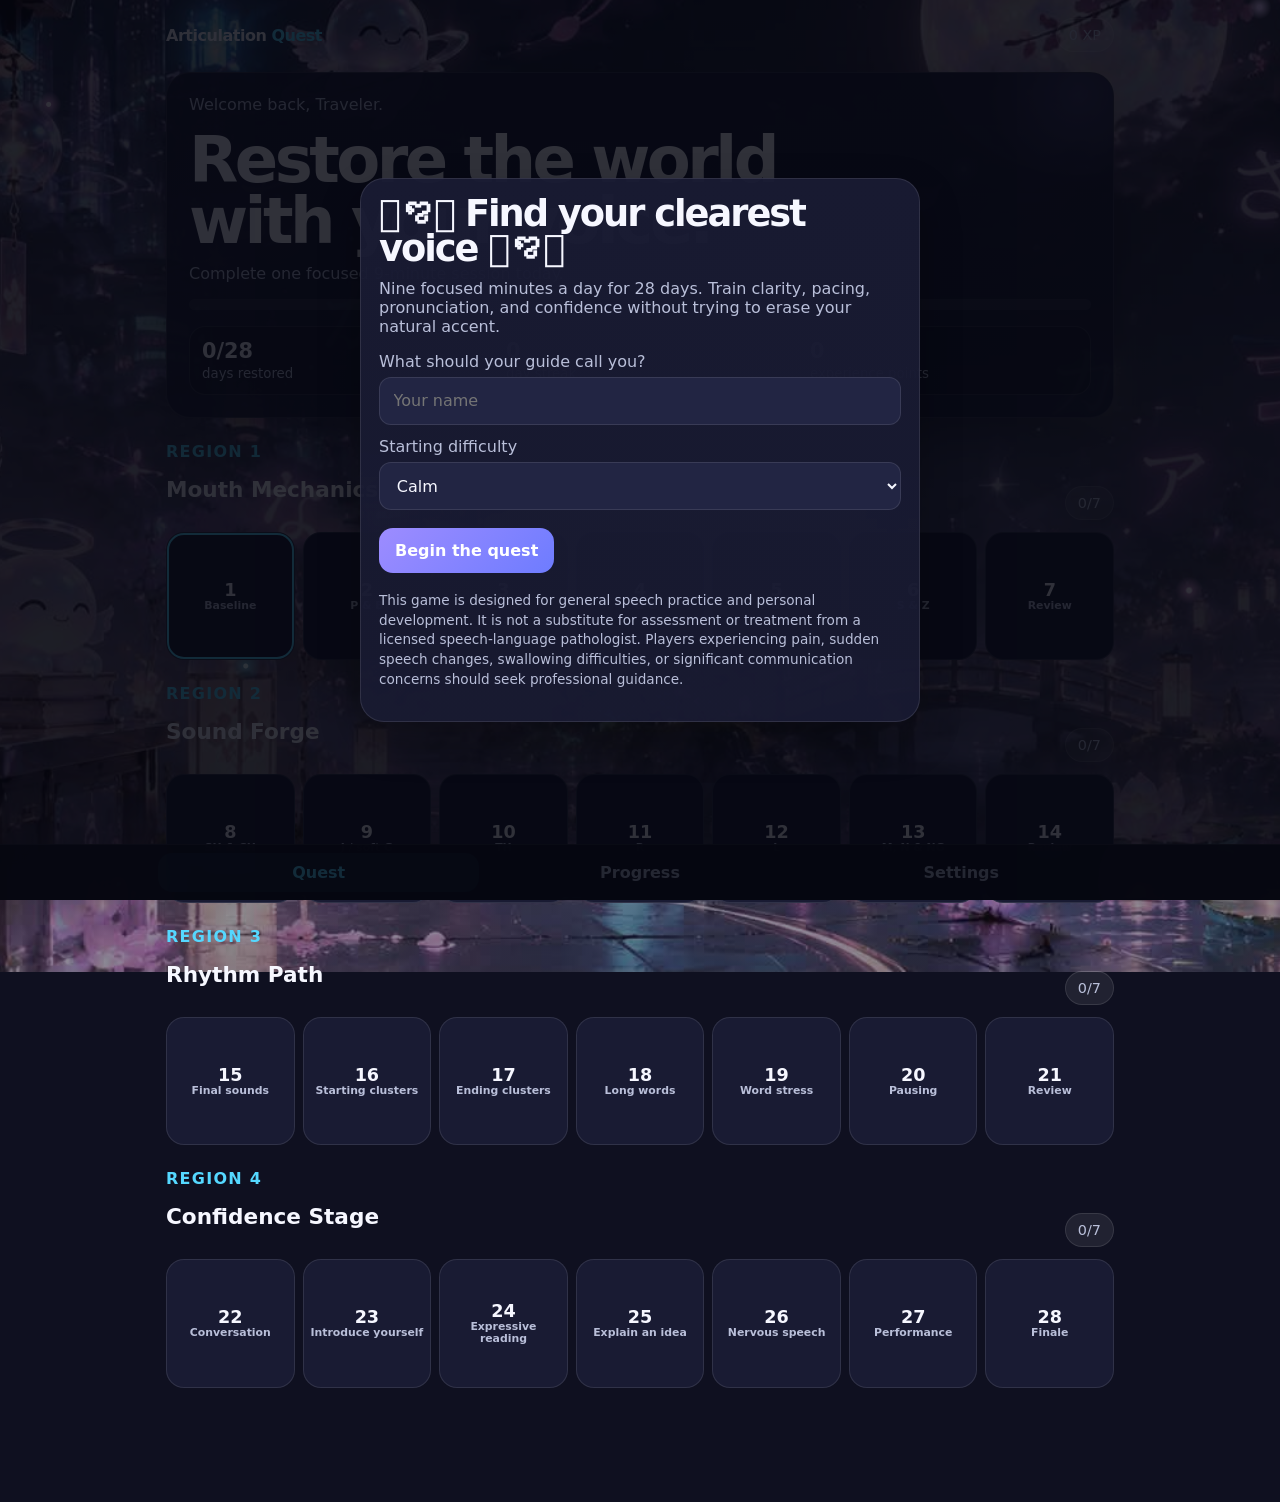
<file: public/index.html>
<!DOCTYPE html>
<html lang="en">
<head>
  <meta charset="UTF-8" />
  <meta name="viewport" content="width=device-width, initial-scale=1, viewport-fit=cover" />
  <meta name="theme-color" content="#15162b" />
  <title>Articulation Quest: 9 Minutes a Day</title>
  <link rel="stylesheet" href="style.css?v=nacrevoid-2" />
</head>
<body>
<div class="app">
  <header>
    <div class="brand">Articulation <span>Quest</span></div>
    <div class="pill" id="headerXP">0 XP</div>
  </header>
  <main id="view"></main>
</div>

<nav>
  <div class="inner">
    <button data-view="home" class="active">Quest</button>
    <button data-view="progress">Progress</button>
    <button data-view="settings">Settings</button>
  </div>
</nav>

<div class="modal" id="onboarding">
  <div class="card">
    <h1 style="font-size:2.3rem">𓆩ꨄ︎𓆪 Find your clearest voice 𓆩ꨄ︎𓆪</h1>
    <p class="muted">Nine focused minutes a day for 28 days. Train clarity, pacing, pronunciation, and confidence without trying to erase your natural accent.</p>
    <label for="playerName">What should your guide call you?</label>
    <input id="playerName" placeholder="Your name" style="width:100%;padding:.85rem;border-radius:12px;border:1px solid var(--border);background:var(--panel2);color:var(--text)">
    <label for="difficulty">Starting difficulty</label>
    <select id="difficulty">
      <option>Calm</option><option>Confident</option><option>Performer</option>
    </select>
    <div class="row" style="margin-top:18px">
      <button class="primary" id="startQuest">Begin the quest</button>
    </div>
    <p class="notice" style="margin-top:18px">This game is designed for general speech practice and personal development. It is not a substitute for assessment or treatment from a licensed speech-language pathologist. Players experiencing pain, sudden speech changes, swallowing difficulties, or significant communication concerns should seek professional guidance.</p>
  </div>
</div>

<script src="game.js"></script>
</body>
</html>
</file>
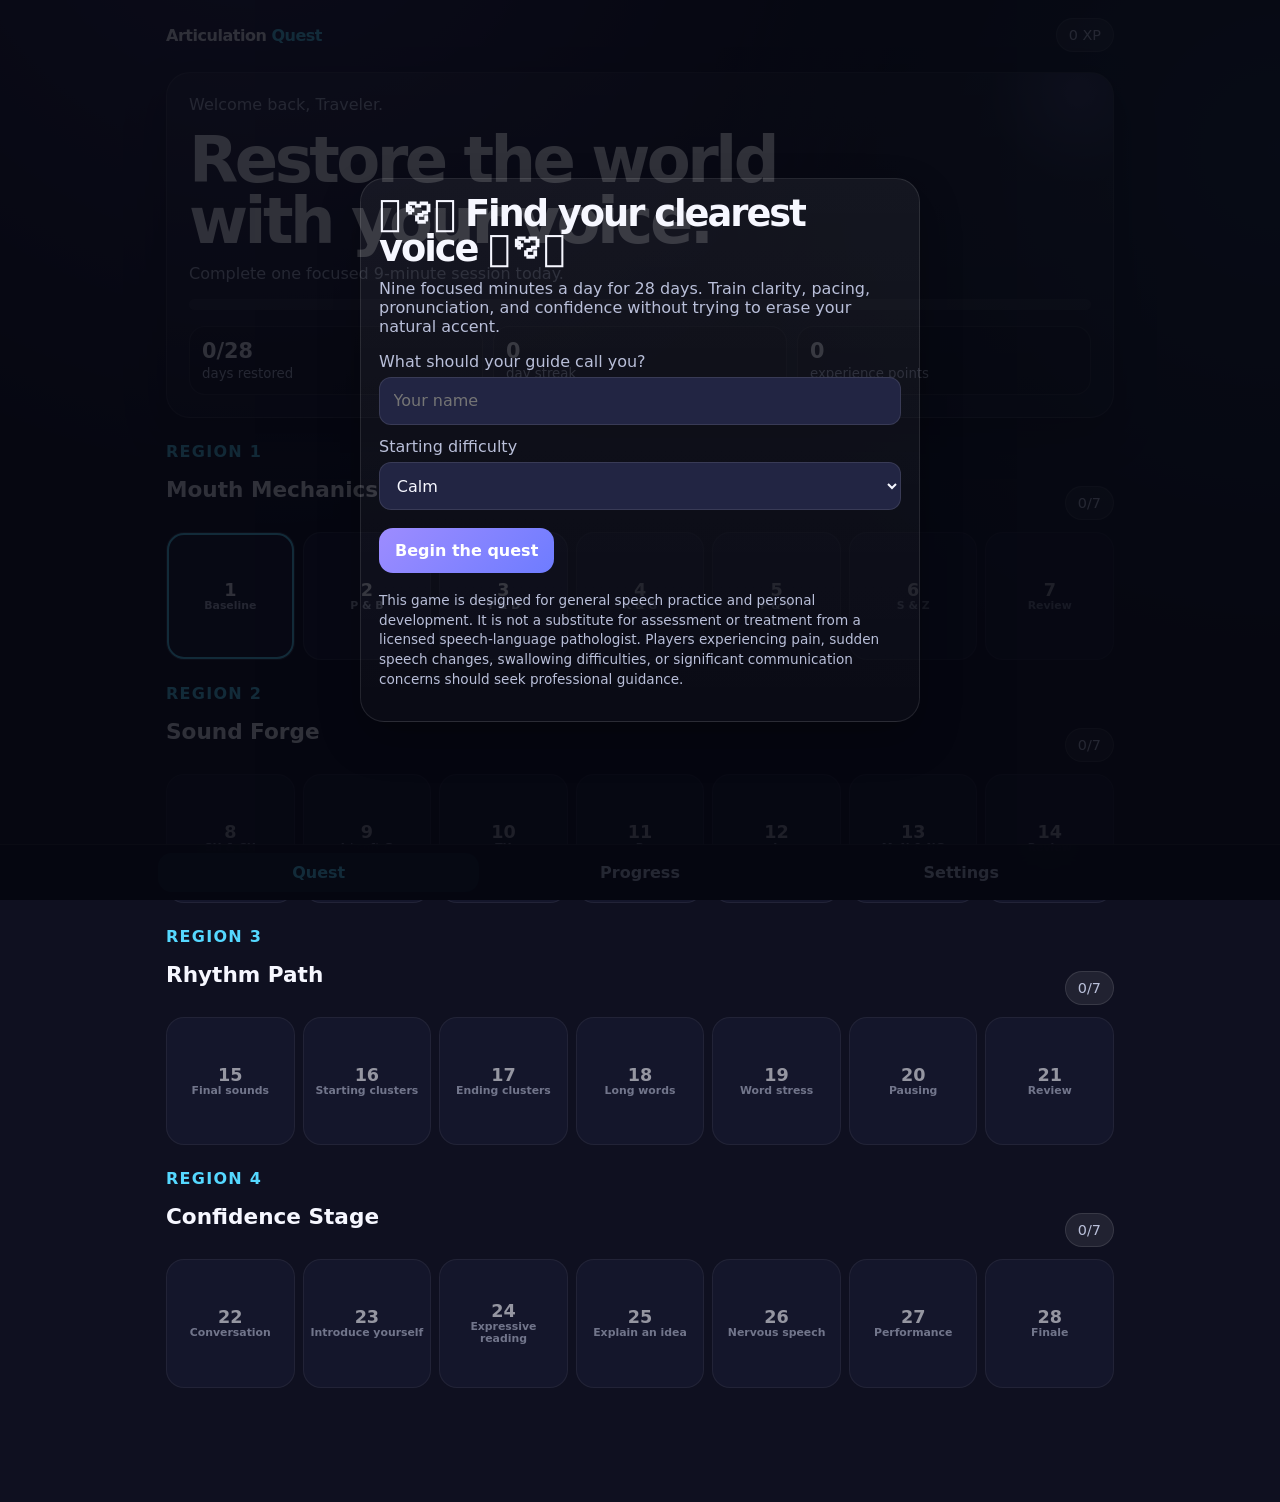
<file: index (1).html>
<!DOCTYPE html>
<html lang="en">
<head>
  <meta charset="UTF-8" />
  <meta name="viewport" content="width=device-width, initial-scale=1, viewport-fit=cover" />
  <meta name="theme-color" content="#15162b" />
  <title>Articulation Quest: 9 Minutes a Day</title>
  <style>
    :root{
      --bg:#0f1020; --panel:#191b33; --panel2:#222543; --text:#f6f7ff;
      --muted:#b9bfd9; --accent:#9d8cff; --accent2:#55d8ff; --good:#70e1aa;
      --warn:#ffd06b; --danger:#ff8ba7; --border:rgba(255,255,255,.1);
      --shadow:0 18px 40px rgba(0,0,0,.28); --font:16px;
    }
    *{box-sizing:border-box}
    body{margin:0;background:
      radial-gradient(circle at 20% -10%,rgba(157,140,255,.22),transparent 35%),
      radial-gradient(circle at 100% 10%,rgba(85,216,255,.12),transparent 30%),var(--bg);
      color:var(--text);font-family:Inter,ui-sans-serif,system-ui,-apple-system,Segoe UI,sans-serif;
      font-size:var(--font);min-height:100vh}
    button,input,select{font:inherit}
    button{border:0;border-radius:14px;padding:.8rem 1rem;font-weight:700;cursor:pointer}
    button:focus-visible,input:focus-visible,select:focus-visible{outline:3px solid var(--accent2);outline-offset:2px}
    .app{max-width:980px;margin:0 auto;padding:env(safe-area-inset-top) 16px calc(90px + env(safe-area-inset-bottom))}
    header{display:flex;align-items:center;justify-content:space-between;padding:18px 0 10px;gap:12px}
    .brand{font-weight:900;letter-spacing:-.03em}.brand span{color:var(--accent2)}
    .pill{background:rgba(255,255,255,.08);border:1px solid var(--border);border-radius:999px;padding:.5rem .75rem;color:var(--muted);font-size:.9rem}
    .hero,.card{background:linear-gradient(180deg,rgba(255,255,255,.055),rgba(255,255,255,.025));border:1px solid var(--border);border-radius:24px;box-shadow:var(--shadow)}
    .hero{padding:22px;margin:10px 0 18px;overflow:hidden;position:relative}
    .hero:after{content:"";position:absolute;width:190px;height:190px;border-radius:50%;right:-60px;top:-75px;background:radial-gradient(circle,var(--accent),transparent 67%);opacity:.2}
    h1,h2,h3,p{margin-top:0} h1{font-size:clamp(2rem,7vw,4rem);line-height:.95;letter-spacing:-.055em;margin-bottom:12px}
    h2{font-size:1.35rem} h3{font-size:1rem;color:var(--accent2);text-transform:uppercase;letter-spacing:.08em}
    .muted{color:var(--muted)} .row{display:flex;gap:10px;flex-wrap:wrap;align-items:center}
    .primary{background:linear-gradient(135deg,var(--accent),#6e7cff);color:white}
    .secondary{background:rgba(255,255,255,.08);color:var(--text);border:1px solid var(--border)}
    .danger{background:rgba(255,139,167,.15);color:#ffd8e2;border:1px solid rgba(255,139,167,.3)}
    .progress{height:11px;background:rgba(255,255,255,.08);border-radius:99px;overflow:hidden}
    .progress > div{height:100%;background:linear-gradient(90deg,var(--accent),var(--accent2));width:0}
    .stats{display:grid;grid-template-columns:repeat(3,1fr);gap:10px;margin-top:16px}
    .stat{background:rgba(0,0,0,.14);border:1px solid var(--border);border-radius:16px;padding:12px}
    .stat b{display:block;font-size:1.3rem}.stat small{color:var(--muted)}
    .region{margin:24px 0}.region-title{display:flex;justify-content:space-between;align-items:end;margin-bottom:12px}
    .day-grid{display:grid;grid-template-columns:repeat(7,1fr);gap:8px}
    .day{aspect-ratio:1;border-radius:18px;background:var(--panel);color:var(--text);border:1px solid var(--border);padding:5px;display:flex;flex-direction:column;justify-content:center;align-items:center;position:relative}
    .day small{color:var(--muted);font-size:.68rem;text-align:center;line-height:1.1}.day.locked{opacity:.58}.day.done{background:linear-gradient(145deg,rgba(112,225,170,.25),rgba(85,216,255,.13));border-color:rgba(112,225,170,.45)}
    .day.current{box-shadow:0 0 0 2px var(--accent2) inset}.day b{font-size:1.1rem}
    .card{padding:18px;margin:14px 0}.section-list{display:grid;gap:10px}
    .section-item{background:rgba(0,0,0,.15);border:1px solid var(--border);border-radius:17px;padding:14px;display:flex;justify-content:space-between;gap:10px;align-items:center}
    .section-item strong{display:block}.section-item small{color:var(--muted)}
    .timer{font-size:clamp(3rem,18vw,6rem);font-weight:900;text-align:center;letter-spacing:-.06em;margin:24px 0}
    .exercise-box{background:rgba(0,0,0,.18);border:1px solid var(--border);border-radius:20px;padding:18px;margin:14px 0}
    .words{display:flex;flex-wrap:wrap;gap:8px}.word{padding:.55rem .7rem;border-radius:12px;background:rgba(157,140,255,.13);border:1px solid rgba(157,140,255,.22)}
    .target{color:var(--warn);font-weight:900}.beatline{display:flex;gap:10px;justify-content:center;margin:24px 0}
    .beat{width:18px;height:18px;border-radius:50%;background:rgba(255,255,255,.18)}.beat.active{background:var(--accent2);box-shadow:0 0 22px var(--accent2)}
    .rating{display:grid;grid-template-columns:repeat(5,1fr);gap:8px}.rating button{background:rgba(255,255,255,.08);color:var(--text);padding:.7rem .2rem}.rating button.selected{background:var(--accent);color:#fff}
    .recorder{display:grid;gap:10px}.record-status{color:var(--muted);min-height:1.4em}
    audio{width:100%}.notice{font-size:.85rem;color:var(--muted);line-height:1.45}
    .modal{position:fixed;inset:0;background:rgba(4,5,14,.82);display:none;align-items:center;justify-content:center;padding:18px;z-index:50}
    .modal.open{display:flex}.modal .card{max-width:560px;max-height:90vh;overflow:auto}
    nav{position:fixed;bottom:0;left:0;right:0;background:rgba(13,14,29,.92);backdrop-filter:blur(16px);border-top:1px solid var(--border);z-index:20;padding-bottom:env(safe-area-inset-bottom)}
    nav .inner{max-width:980px;margin:auto;display:grid;grid-template-columns:repeat(3,1fr);padding:8px}
    nav button{background:transparent;color:var(--muted);padding:10px}nav button.active{color:var(--accent2);background:rgba(85,216,255,.08)}
    label{display:block;margin:12px 0 6px;color:var(--muted)} input[type=range],select{width:100%}
    select{background:var(--panel2);color:var(--text);border:1px solid var(--border);padding:.8rem;border-radius:12px}
    .hidden{display:none!important}
    @media(max-width:620px){.day-grid{grid-template-columns:repeat(4,1fr)}.stats{grid-template-columns:1fr 1fr}.stats .stat:last-child{grid-column:1/-1}}
  </style>
</head>
<body>
<div class="app">
  <header>
    <div class="brand">Articulation <span>Quest</span></div>
    <div class="pill" id="headerXP">0 XP</div>
  </header>
  <main id="view"></main>
</div>

<nav>
  <div class="inner">
    <button data-view="home" class="active">Quest</button>
    <button data-view="progress">Progress</button>
    <button data-view="settings">Settings</button>
  </div>
</nav>

<div class="modal" id="onboarding">
  <div class="card">
    <h1 style="font-size:2.3rem">𓆩ꨄ︎𓆪 Find your clearest voice 𓆩ꨄ︎𓆪</h1>
    <p class="muted">Nine focused minutes a day for 28 days. Train clarity, pacing, pronunciation, and confidence without trying to erase your natural accent.</p>
    <label for="playerName">What should your guide call you?</label>
    <input id="playerName" placeholder="Your name" style="width:100%;padding:.85rem;border-radius:12px;border:1px solid var(--border);background:var(--panel2);color:var(--text)">
    <label for="difficulty">Starting difficulty</label>
    <select id="difficulty">
      <option>Calm</option><option>Confident</option><option>Performer</option>
    </select>
    <div class="row" style="margin-top:18px">
      <button class="primary" id="startQuest">Begin the quest</button>
    </div>
    <p class="notice" style="margin-top:18px">This game is designed for general speech practice and personal development. It is not a substitute for assessment or treatment from a licensed speech-language pathologist. Players experiencing pain, sudden speech changes, swallowing difficulties, or significant communication concerns should seek professional guidance.</p>
  </div>
</div>

<script>
const dayContent = {
1:{
 title:"Baseline & Relaxed Articulation", region:"Mouth Mechanics Workshop", target:"Awareness, breath, relaxed movement",
 warmup:["Drop your shoulders and breathe out slowly.","Open and close the jaw without forcing it.","Smile, pucker, then relax the lips.","Trace slow circles with the tongue behind closed lips."],
 syllables:["mah","mee","moh","nah","nee","noh","lah","lee"],
 words:["morning","balance","clearly","steady","comfortable","energy","listen","message","practice","voice"],
 sentences:[
  "My voice can be clear without feeling forced.",
  "I pause, breathe, and finish each word.",
  "Steady speech is easier to understand.",
  "I let my jaw and lips move freely.",
  "Today I notice how my voice feels."
 ],
 rhythm:"I breathe / I pause / I speak clearly.",
 passages:{
  Calm:"Today I am listening to my natural voice. I do not need to rush. I can breathe, pause, and allow each word to arrive clearly.",
  Confident:"My voice deserves space. I speak at a steady pace, finish my words, and let every sentence land with intention.",
  Performer:"Welcome to the first stage of the quest. The world responds as I breathe deeply, speak deliberately, and bring each phrase to life."
 },
 tongue:"Unique New York, unique New York.",
 reflection:"What changed when you slowed down by ten percent?",
 feedback:"Notice which words feel easiest. Your baseline is a starting point, not a score."
},
2:{
 title:"P & B: Lip Precision", region:"Mouth Mechanics Workshop", target:"P and B",
 warmup:["Press the lips together gently, then release.","Alternate a silent P and B shape.","Do three relaxed lip trills.","Say “puh-buh” slowly without tightening the jaw."],
 syllables:["pah","pee","poh","bah","bee","boh","pay","bay"],
 words:["paper","bright","people","balance","purpose","better","open","habit","prepare","possible"],
 sentences:[
  "Please bring the blue paper.",
  "People improve through patient practice.",
  "Breathe before beginning the paragraph.",
  "A balanced pace makes speech more powerful.",
  "Prepare each P and B with both lips."
 ],
 rhythm:"Prepare / breathe / begin.",
 passages:{
  Calm:"Before I begin, I breathe. My lips meet gently for each P and B, then release without extra pressure.",
  Confident:"People pay attention when a speaker begins with purpose. I breathe, prepare, and place each word clearly.",
  Performer:"Beyond the bright portal, a patient builder prepared a bridge. Piece by piece, the path became possible."
 },
 tongue:"Peter packed a bright blue backpack.",
 reflection:"Were your P sounds crisp without becoming explosive?",
 feedback:"Let both lips meet fully, then release. Avoid squeezing the jaw."
},
3:{
 title:"T & D: Tongue-Tip Control", region:"Mouth Mechanics Workshop", target:"T and D",
 warmup:["Touch the tongue tip behind the upper front teeth.","Alternate light T and D taps.","Say “tee-dee” at a slow, even pace.","Relax the jaw while the tongue does the work."],
 syllables:["tah","tee","toh","dah","dee","doh","tie","die"],
 words:["today","detail","steady","direct","attention","decide","total","different","timing","understand"],
 sentences:[
  "Today I take time to speak distinctly.",
  "Details are easier to understand at a steady pace.",
  "Do not rush the final sound.",
  "Timing and tone direct attention.",
  "I decide where each sentence ends."
 ],
 rhythm:"Take time / define details / end clearly.",
 passages:{
  Calm:"Today I direct my attention to the tip of my tongue. Each T and D is light, clear, and steady.",
  Confident:"I take time to define the details. My timing is deliberate, and every ending is easy to hear.",
  Performer:"At dawn, the traveler detected a hidden door. With steady timing and determined focus, they entered the distant tower."
 },
 tongue:"Tiny details determine the total design.",
 reflection:"Did the tongue stay active while the jaw stayed relaxed?",
 feedback:"Use a light tongue tap. Stronger pressure does not always create clearer speech."
}
};

const topics = [
"Baseline","P & B","T & D","K & G","F & V","S & Z","Review",
"SH & CH","J / soft G","TH","R","L","M, N & NG","Review",
"Final sounds","Starting clusters","Ending clusters","Long words","Word stress","Pausing","Review",
"Conversation","Introduce yourself","Expressive reading","Explain an idea","Nervous speech","Performance","Finale"
];
const regions = ["Mouth Mechanics Workshop","Sound Forge","Rhythm Path","Confidence Stage"];

let state = JSON.parse(localStorage.getItem("aqState")||"null") || {
  onboarded:false,name:"Traveler",difficulty:"Calm",xp:0,streak:0,completed:[],ratings:{},recordings:{},
  settings:{font:16,volume:1,reducedMotion:false,contrast:"standard"},lastPlayed:null
};
let currentView="home", session=null, timerId=null, beatId=null, mediaRecorder=null, chunks=[], currentAudioURL=null;

function save(){localStorage.setItem("aqState",JSON.stringify(state));updateHeader()}
function updateHeader(){document.getElementById("headerXP").textContent=`${state.xp} XP`}
function setView(v){currentView=v;document.querySelectorAll("nav button").forEach(b=>b.classList.toggle("active",b.dataset.view===v));render()}
document.querySelectorAll("nav button").forEach(b=>b.onclick=()=>setView(b.dataset.view));

function render(){
 applySettings();
 const root=document.getElementById("view");
 if(currentView==="home") root.innerHTML=homeHTML();
 if(currentView==="progress") root.innerHTML=progressHTML();
 if(currentView==="settings") root.innerHTML=settingsHTML();
 bind();
}
function homeHTML(){
 const pct=Math.round(state.completed.length/28*100);
 return `
 <section class="hero">
  <p class="muted">Welcome back, ${escapeHTML(state.name)}.</p>
  <h1>Restore the world<br>with your voice.</h1>
  <p class="muted">Complete one focused 9-minute session today.</p>
  <div class="progress"><div style="width:${pct}%"></div></div>
  <div class="stats">
   <div class="stat"><b>${state.completed.length}/28</b><small>days restored</small></div>
   <div class="stat"><b>${state.streak}</b><small>day streak</small></div>
   <div class="stat"><b>${state.xp}</b><small>experience points</small></div>
  </div>
 </section>
 ${regions.map((r,ri)=>{
  const start=ri*7;
  return `<section class="region">
   <div class="region-title"><div><h3>Region ${ri+1}</h3><h2>${r}</h2></div><span class="pill">${state.completed.filter(d=>d>start&&d<=start+7).length}/7</span></div>
   <div class="day-grid">${topics.slice(start,start+7).map((t,i)=>{
    const day=start+i+1, ready=day<=3, done=state.completed.includes(day), current=day===Math.min(28,state.completed.length+1);
    return `<button class="day ${!ready?'locked':''} ${done?'done':''} ${current?'current':''}" data-day="${day}">
      <b>${day}</b><small>${t}</small>
    </button>`
   }).join("")}</div>
  </section>`
 }).join("")}`;
}
function progressHTML(){
 return `<section class="hero"><h1>Your voice archive.</h1><p class="muted">Recordings remain on this device for the current session only in this prototype. Ratings and progress are stored locally.</p></section>
 <section class="card"><h2>Milestones</h2>
 ${[1,7,14,21,28].map(d=>`<div class="section-item"><div><strong>Day ${d} recording</strong><small>${state.completed.includes(d)?"Completed":"Not yet completed"}</small></div><span>${state.completed.includes(d)?"✦":"○"}</span></div>`).join("")}
 </section>
 <section class="card"><h2>Self-ratings</h2>
 ${Object.keys(state.ratings).length?Object.entries(state.ratings).map(([d,r])=>`<div class="section-item"><div><strong>Day ${d}</strong><small>Clarity ${r.clarity}/5 · Comfort ${r.comfort}/5 · Confidence ${r.confidence}/5</small></div></div>`).join(""):"<p class='muted'>Complete a session to begin your archive.</p>"}
 </section>`;
}
function settingsHTML(){
 return `<section class="hero"><h1>Settings</h1><p class="muted">Adjust the training experience to fit you.</p></section>
 <section class="card">
  <label>Difficulty</label><select id="settingDifficulty"><option ${state.difficulty==="Calm"?"selected":""}>Calm</option><option ${state.difficulty==="Confident"?"selected":""}>Confident</option><option ${state.difficulty==="Performer"?"selected":""}>Performer</option></select>
  <label>Text size: <span id="fontVal">${state.settings.font}px</span></label><input id="fontRange" type="range" min="14" max="22" value="${state.settings.font}">
  <label>Example audio volume</label><input id="volumeRange" type="range" min="0" max="1" step=".1" value="${state.settings.volume}">
  <label><input id="reducedMotion" type="checkbox" ${state.settings.reducedMotion?"checked":""}> Reduce animation</label>
  <label>Contrast</label><select id="contrast"><option value="standard" ${state.settings.contrast==="standard"?"selected":""}>Standard</option><option value="high" ${state.settings.contrast==="high"?"selected":""}>High contrast</option></select>
  <div class="row" style="margin-top:18px"><button class="danger" id="resetBtn">Reset all progress</button></div>
 </section>`;
}
function bind(){
 document.querySelectorAll("[data-day]").forEach(btn=>btn.onclick=()=>{
  const d=+btn.dataset.day;
  if(d>3){alert("This day is mapped and ready for future content. Days 1–3 are fully playable in this prototype.");return}
  openDay(d);
 });
 const diff=document.getElementById("settingDifficulty"); if(diff) diff.onchange=e=>{state.difficulty=e.target.value;save()};
 const fr=document.getElementById("fontRange"); if(fr) fr.oninput=e=>{state.settings.font=+e.target.value;document.getElementById("fontVal").textContent=e.target.value+"px";save();render()};
 const vr=document.getElementById("volumeRange"); if(vr) vr.oninput=e=>{state.settings.volume=+e.target.value;save()};
 const rm=document.getElementById("reducedMotion"); if(rm) rm.onchange=e=>{state.settings.reducedMotion=e.target.checked;save();applySettings()};
 const ct=document.getElementById("contrast"); if(ct) ct.onchange=e=>{state.settings.contrast=e.target.value;save();applySettings()};
 const rb=document.getElementById("resetBtn"); if(rb) rb.onclick=()=>{if(confirm("Reset all Articulation Quest progress?")){localStorage.removeItem("aqState");location.reload()}};
}
function openDay(day){
 session={day,step:0,ratings:{clarity:3,comfort:3,difficulty:3,confidence:3}};
 renderSession();
}
const steps=[
 ["Wake-Up",60],["Sound Training",120],["Precision Challenge",120],
 ["Rhythm & Pacing",120],["Final Performance",60],["Reflection & Reward",60]
];
function renderSession(){
 const c=dayContent[session.day], [name,seconds]=steps[session.step];
 currentView="session"; document.querySelectorAll("nav button").forEach(b=>b.classList.remove("active"));
 document.getElementById("view").innerHTML=`
  <section class="hero"><p class="muted">Day ${session.day} · ${c.region}</p><h1 style="font-size:clamp(2rem,9vw,4rem)">${c.title}</h1><div class="progress"><div style="width:${session.step/6*100}%"></div></div></section>
  <section class="card"><h3>Stage ${session.step+1} of 6</h3><h2>${name}</h2>${stepContent(c)}
   <div class="row" style="margin-top:18px">
    <button class="secondary" id="exitSession">Exit</button>
    ${session.step<5?`<button class="primary" id="startTimer">Start ${Math.ceil(seconds/60)}-minute stage</button>`:`<button class="primary" id="completeDay">Complete Day</button>`}
   </div>
  </section>`;
 document.getElementById("exitSession").onclick=()=>{stopAll();currentView="home";render()};
 const st=document.getElementById("startTimer");if(st) st.onclick=()=>startTimer(seconds);
 const cd=document.getElementById("completeDay");if(cd) cd.onclick=completeDay;
 bindRecorder();bindRatings();bindSpeak();bindBeat();
}
function stepContent(c){
 switch(session.step){
  case 0:return `<p class="muted">Move gently. Stop if anything hurts.</p><div class="exercise-box">${c.warmup.map((x,i)=>`<p><b>${i+1}.</b> ${x}</p>`).join("")}</div><div class="timer" id="timer">1:00</div>`;
  case 1:return `<p>Target: <span class="target">${c.target}</span></p><h3>Syllables</h3><div class="words">${c.syllables.map(w=>`<span class="word">${w}</span>`).join("")}</div><h3 style="margin-top:18px">Practice words</h3><div class="words">${c.words.map(w=>`<span class="word">${w}</span>`).join("")}</div><button class="secondary speakBtn" data-speak="${c.words.join(", ")}" style="margin-top:15px">Hear an example</button><div class="timer" id="timer">2:00</div>`;
  case 2:return `<p class="muted">Read slowly once. Repeat with a natural pace.</p><div class="exercise-box">${c.sentences.map(s=>`<p>${highlight(s,c.target)}</p>`).join("")}</div><button class="secondary speakBtn" data-speak="${c.sentences.join(" ")}">Replay example</button><div class="recorder" style="margin-top:16px"><button id="recordBtn" class="primary">Start recording</button><div class="record-status" id="recordStatus"></div><audio id="playback" controls class="hidden"></audio></div><div class="timer" id="timer">2:00</div>`;
  case 3:return `<p>Speak with the pulse:</p><div class="exercise-box"><h2 style="text-align:center">${c.rhythm}</h2><div class="beatline">${[0,1,2,3].map(i=>`<span class="beat"></span>`).join("")}</div><button class="secondary" id="beatBtn">Start rhythm guide</button></div><div class="timer" id="timer">2:00</div>`;
  case 4:return `<div class="row">${["Calm","Confident","Performer"].map(d=>`<button class="${state.difficulty===d?"primary":"secondary"} diffBtn" data-diff="${d}">${d}</button>`).join("")}</div><div class="exercise-box"><p id="performanceText">${c.passages[state.difficulty]}</p></div><button class="secondary speakBtn" data-speak="${c.passages[state.difficulty]}">Hear example</button><div class="recorder" style="margin-top:16px"><button id="recordBtn" class="primary">Record performance</button><div class="record-status" id="recordStatus"></div><audio id="playback" controls class="hidden"></audio></div><p class="muted"><b>Bonus:</b> ${c.tongue}</p><div class="timer" id="timer">1:00</div>`;
  case 5:return `<p>${c.reflection}</p>${ratingHTML("clarity","Clarity")}${ratingHTML("comfort","Comfort")}${ratingHTML("difficulty","Difficulty")}${ratingHTML("confidence","Confidence")}<div class="exercise-box"><b>Guide feedback</b><p>${c.feedback}</p></div>`;
 }
}
function ratingHTML(key,label){return `<label>${label}</label><div class="rating" data-rating="${key}">${[1,2,3,4,5].map(n=>`<button class="${session.ratings[key]===n?"selected":""}" data-score="${n}">${n}</button>`).join("")}</div>`}
function bindRatings(){document.querySelectorAll(".rating").forEach(g=>g.querySelectorAll("button").forEach(b=>b.onclick=()=>{session.ratings[g.dataset.rating]=+b.dataset.score;renderSession()}))}
function bindSpeak(){document.querySelectorAll(".speakBtn").forEach(b=>b.onclick=()=>{speechSynthesis.cancel();const u=new SpeechSynthesisUtterance(b.dataset.speak);u.rate=.82;u.volume=state.settings.volume;speechSynthesis.speak(u)})}
function bindBeat(){
 const btn=document.getElementById("beatBtn");if(!btn)return;
 btn.onclick=()=>{clearInterval(beatId);let i=0,beats=[...document.querySelectorAll(".beat")];beats.forEach(x=>x.classList.remove("active"));beats[0].classList.add("active");beatId=setInterval(()=>{beats.forEach(x=>x.classList.remove("active"));i=(i+1)%beats.length;beats[i].classList.add("active")},650)}
 document.querySelectorAll(".diffBtn").forEach(b=>b.onclick=()=>{state.difficulty=b.dataset.diff;save();renderSession()})
}
function startTimer(total){
 const el=document.getElementById("timer"); let left=total; document.getElementById("startTimer").disabled=true;
 clearInterval(timerId); timerId=setInterval(()=>{left--;el.textContent=`${Math.floor(left/60)}:${String(left%60).padStart(2,"0")}`;
  if(left<=0){clearInterval(timerId);navigator.vibrate?.(120);session.step++;renderSession()}
 },1000)
}
async function bindRecorder(){
 const btn=document.getElementById("recordBtn"); if(!btn)return;
 btn.onclick=async()=>{
  if(mediaRecorder?.state==="recording"){mediaRecorder.stop();btn.textContent="Start recording";return}
  try{
   const stream=await navigator.mediaDevices.getUserMedia({audio:true});
   chunks=[];mediaRecorder=new MediaRecorder(stream);
   mediaRecorder.ondataavailable=e=>chunks.push(e.data);
   mediaRecorder.onstop=()=>{const blob=new Blob(chunks,{type:"audio/webm"});currentAudioURL=URL.createObjectURL(blob);const a=document.getElementById("playback");a.src=currentAudioURL;a.classList.remove("hidden");document.getElementById("recordStatus").textContent="Recording ready for playback.";stream.getTracks().forEach(t=>t.stop())};
   mediaRecorder.start();btn.textContent="Stop recording";document.getElementById("recordStatus").textContent="Recording… speak naturally.";
  }catch(e){document.getElementById("recordStatus").textContent="Microphone unavailable. You can still complete the exercise using self-rating."}
 }
}
function completeDay(){
 const d=session.day;
 if(!state.completed.includes(d)){state.completed.push(d);state.xp+=100;state.streak+=1}
 state.ratings[d]=session.ratings;state.lastPlayed=new Date().toISOString();save();stopAll();
 document.getElementById("view").innerHTML=`<section class="hero"><h3>Day ${d} restored</h3><h1>+100 XP</h1><p>${dayContent[d].feedback}</p><div class="row"><button class="primary" id="returnMap">Return to map</button></div></section>`;
 document.getElementById("returnMap").onclick=()=>{currentView="home";render()}
}
function stopAll(){clearInterval(timerId);clearInterval(beatId);speechSynthesis.cancel();if(mediaRecorder?.state==="recording")mediaRecorder.stop()}
function applySettings(){
 document.documentElement.style.setProperty("--font",state.settings.font+"px");
 if(state.settings.contrast==="high"){document.documentElement.style.setProperty("--muted","#e9ebff");document.documentElement.style.setProperty("--border","rgba(255,255,255,.28)")}else{document.documentElement.style.setProperty("--muted","#b9bfd9");document.documentElement.style.setProperty("--border","rgba(255,255,255,.1)")}
 document.documentElement.style.scrollBehavior=state.settings.reducedMotion?"auto":"smooth";
}
function highlight(s,target){
 const letters=target.match(/[A-Z]+/g)||[];
 let out=escapeHTML(s);
 letters.forEach(l=>{if(l.length===1)out=out.replace(new RegExp(`(${l})`,"gi"),'<span class="target">$1</span>')});
 return out
}
function escapeHTML(s){return String(s).replace(/[&<>"']/g,m=>({"&":"&amp;","<":"&lt;",">":"&gt;",'"':"&quot;","'":"&#039;"}[m]))}

document.getElementById("startQuest").onclick=()=>{
 state.name=document.getElementById("playerName").value.trim()||"Traveler";
 state.difficulty=document.getElementById("difficulty").value;state.onboarded=true;save();
 document.getElementById("onboarding").classList.remove("open");render()
};
if(!state.onboarded)document.getElementById("onboarding").classList.add("open");
updateHeader();render();
</script>
</body>
</html>
</file>
<file: public/style.css>
:root{
  --bg:#0f1020; --panel:#191b33; --panel2:#222543; --text:#f6f7ff;
  --muted:#b9bfd9; --accent:#9d8cff; --accent2:#55d8ff; --good:#70e1aa;
  --warn:#ffd06b; --danger:#ff8ba7; --border:rgba(255,255,255,.1);
  --shadow:0 18px 40px rgba(0,0,0,.28); --font:16px;
}
*{box-sizing:border-box}
body{margin:0;background:var(--bg);isolation:isolate;overflow-x:clip;
  color:var(--text);font-family:Inter,ui-sans-serif,system-ui,-apple-system,Segoe UI,sans-serif;
  font-size:var(--font);min-height:100vh}
/* Zoom past every edge so the scenery fills the screen at both pan endpoints. */
body::before{content:"";position:fixed;inset:-8vh -18vw;z-index:-2;pointer-events:none;
  background:linear-gradient(rgba(15,16,32,.32),rgba(15,16,32,.48)),
    url("assets/nacrevoid-japanese-background.jpg") center / cover no-repeat;
  animation:nacrevoid-drift 90s ease-in-out infinite alternate;will-change:transform}
@keyframes nacrevoid-drift{from{transform:translate3d(-10vw,-2vh,0)}to{transform:translate3d(10vw,2vh,0)}}
/* Decorative light motes float above the artwork and below all interactive content. */
body::after{content:"";position:fixed;inset:-10vh -5vw;z-index:-1;pointer-events:none;
  background:
    radial-gradient(circle at 8% 18%,#fff4ff 0 2px,#ffb5ee99 3px,transparent 13px),
    radial-gradient(circle at 22% 70%,#ecffff 0 2px,#83eaff88 3px,transparent 15px),
    radial-gradient(circle at 37% 34%,#fff4ff 0 1px,#e4a9ff88 3px,transparent 11px),
    radial-gradient(circle at 56% 85%,#fff4ff 0 2px,#ffb5ee88 3px,transparent 16px),
    radial-gradient(circle at 73% 24%,#ecffff 0 2px,#83eaff88 4px,transparent 17px),
    radial-gradient(circle at 89% 63%,#fff4ff 0 2px,#ffb5ee99 4px,transparent 14px),
    radial-gradient(circle at 13% 90%,#e4caff 0 1px,transparent 9px),
    radial-gradient(circle at 94% 9%,#e4caff 0 2px,transparent 12px);
  animation:nacrevoid-float 18s ease-in-out infinite alternate,nacrevoid-glow 7s ease-in-out infinite alternate;
  will-change:transform}
@keyframes nacrevoid-float{from{transform:translate3d(-2vw,5vh,0)}to{transform:translate3d(2vw,-5vh,0)}}
@keyframes nacrevoid-glow{from{opacity:.45}to{opacity:1}}
button,input,select{font:inherit}
button{border:0;border-radius:14px;padding:.8rem 1rem;font-weight:700;cursor:pointer}
button:focus-visible,input:focus-visible,select:focus-visible{outline:3px solid var(--accent2);outline-offset:2px}
.app{max-width:980px;margin:0 auto;padding:env(safe-area-inset-top) 16px calc(90px + env(safe-area-inset-bottom))}
header{display:flex;align-items:center;justify-content:space-between;padding:18px 0 10px;gap:12px}
.brand{font-weight:900;letter-spacing:-.03em}.brand span{color:var(--accent2)}
.pill{background:rgba(255,255,255,.08);border:1px solid var(--border);border-radius:999px;padding:.5rem .75rem;color:var(--muted);font-size:.9rem}
.hero,.card{background:linear-gradient(180deg,rgba(25,27,51,.96),rgba(25,27,51,.92));border:1px solid var(--border);border-radius:24px;box-shadow:var(--shadow)}
.hero{padding:22px;margin:10px 0 18px;overflow:hidden;position:relative}
.hero:after{content:"";position:absolute;width:190px;height:190px;border-radius:50%;right:-60px;top:-75px;background:radial-gradient(circle,var(--accent),transparent 67%);opacity:.2}
h1,h2,h3,p{margin-top:0} h1{font-size:clamp(2rem,7vw,4rem);line-height:.95;letter-spacing:-.055em;margin-bottom:12px}
h2{font-size:1.35rem} h3{font-size:1rem;color:var(--accent2);text-transform:uppercase;letter-spacing:.08em}
.muted{color:var(--muted)} .row{display:flex;gap:10px;flex-wrap:wrap;align-items:center}
.primary{background:linear-gradient(135deg,var(--accent),#6e7cff);color:white}
.secondary{background:rgba(255,255,255,.08);color:var(--text);border:1px solid var(--border)}
.danger{background:rgba(255,139,167,.15);color:#ffd8e2;border:1px solid rgba(255,139,167,.3)}
.progress{height:11px;background:rgba(255,255,255,.08);border-radius:99px;overflow:hidden}
.progress > div{height:100%;background:linear-gradient(90deg,var(--accent),var(--accent2));width:0}
.stats{display:grid;grid-template-columns:repeat(3,1fr);gap:10px;margin-top:16px}
.stat{background:rgba(0,0,0,.14);border:1px solid var(--border);border-radius:16px;padding:12px}
.stat b{display:block;font-size:1.3rem}.stat small{color:var(--muted)}
.region{margin:24px 0}.region-title{display:flex;justify-content:space-between;align-items:end;margin-bottom:12px}
.day-grid{display:grid;grid-template-columns:repeat(7,1fr);gap:8px}
.day{aspect-ratio:1;border-radius:18px;background:var(--panel);color:var(--text);border:1px solid var(--border);padding:5px;display:flex;flex-direction:column;justify-content:center;align-items:center;position:relative}
.day small{color:var(--muted);font-size:.68rem;text-align:center;line-height:1.1}.day.locked{opacity:.58}.day.done{background:linear-gradient(145deg,rgba(112,225,170,.25),rgba(85,216,255,.13));border-color:rgba(112,225,170,.45)}
.day.current{box-shadow:0 0 0 2px var(--accent2) inset}.day b{font-size:1.1rem}.day.partial{border-style:dashed;border-color:var(--accent2);background:rgba(85,216,255,.1)}.stage-badge{position:absolute;top:3px;right:3px;padding:2px 4px;border-radius:8px;background:var(--accent2);color:#0f1020;font-size:.58rem;font-weight:800;line-height:1;letter-spacing:.02em}
.card{padding:18px;margin:14px 0}.section-list{display:grid;gap:10px}
.section-item{background:rgba(0,0,0,.15);border:1px solid var(--border);border-radius:17px;padding:14px;display:flex;justify-content:space-between;gap:10px;align-items:center}
.section-item strong{display:block}.section-item small{color:var(--muted)}
.timer{font-size:clamp(3rem,18vw,6rem);font-weight:900;text-align:center;letter-spacing:-.06em;margin:24px 0}
.exercise-box{background:rgba(0,0,0,.18);border:1px solid var(--border);border-radius:20px;padding:18px;margin:14px 0}
.words{display:flex;flex-wrap:wrap;gap:8px}.word{padding:.55rem .7rem;border-radius:12px;background:rgba(157,140,255,.13);border:1px solid rgba(157,140,255,.22);display:flex;flex-direction:column;align-items:center;gap:3px;line-height:1.25}.ja{font-family:system-ui,-apple-system,"Hiragino Kaku Gothic ProN","Noto Sans JP",sans-serif;font-size:.74em;font-weight:500;color:var(--muted);letter-spacing:.01em}.romaji{font-size:.68em;font-style:italic;color:var(--muted);letter-spacing:.02em;opacity:.85}.line+.line{margin-top:16px}.line p{margin:.15rem 0}.ja-line{margin:.15rem 0;font-family:system-ui,-apple-system,"Hiragino Kaku Gothic ProN","Noto Sans JP",sans-serif;color:var(--muted);font-size:.95em;line-height:1.5}.romaji-line{margin:.1rem 0;color:var(--muted);font-style:italic;font-size:.86em;line-height:1.4;opacity:.85}
.target{color:var(--warn);font-weight:900}.beatline{display:flex;gap:10px;justify-content:center;margin:24px 0}
.beat{width:18px;height:18px;border-radius:50%;background:rgba(255,255,255,.18)}.beat.active{background:var(--accent2);box-shadow:0 0 22px var(--accent2)}
.rating{display:grid;grid-template-columns:repeat(5,1fr);gap:8px}.rating button{background:rgba(255,255,255,.08);color:var(--text);padding:.7rem .2rem}.rating button.selected{background:var(--accent);color:#fff}
.recorder{display:grid;gap:10px}.record-status{color:var(--muted);min-height:1.4em}
audio{width:100%}.notice{font-size:.85rem;color:var(--muted);line-height:1.45}
.modal{position:fixed;inset:0;background:rgba(4,5,14,.82);display:none;align-items:center;justify-content:center;padding:18px;z-index:50}
.modal.open{display:flex}.modal .card{max-width:560px;max-height:90vh;overflow:auto}
nav{position:fixed;bottom:0;left:0;right:0;background:rgba(13,14,29,.92);backdrop-filter:blur(16px);border-top:1px solid var(--border);z-index:20;padding-bottom:env(safe-area-inset-bottom)}
nav .inner{max-width:980px;margin:auto;display:grid;grid-template-columns:repeat(3,1fr);padding:8px}
nav button{background:transparent;color:var(--muted);padding:10px}nav button.active{color:var(--accent2);background:rgba(85,216,255,.08)}
label{display:block;margin:12px 0 6px;color:var(--muted)} input[type=range],select{width:100%}
select{background:var(--panel2);color:var(--text);border:1px solid var(--border);padding:.8rem;border-radius:12px}
.hidden{display:none!important}
@media(max-width:620px){.day-grid{grid-template-columns:repeat(4,minmax(0,1fr))}.day{min-width:0;overflow-wrap:anywhere}.stats{grid-template-columns:1fr 1fr}.stats .stat:last-child{grid-column:1/-1}}
</file>
